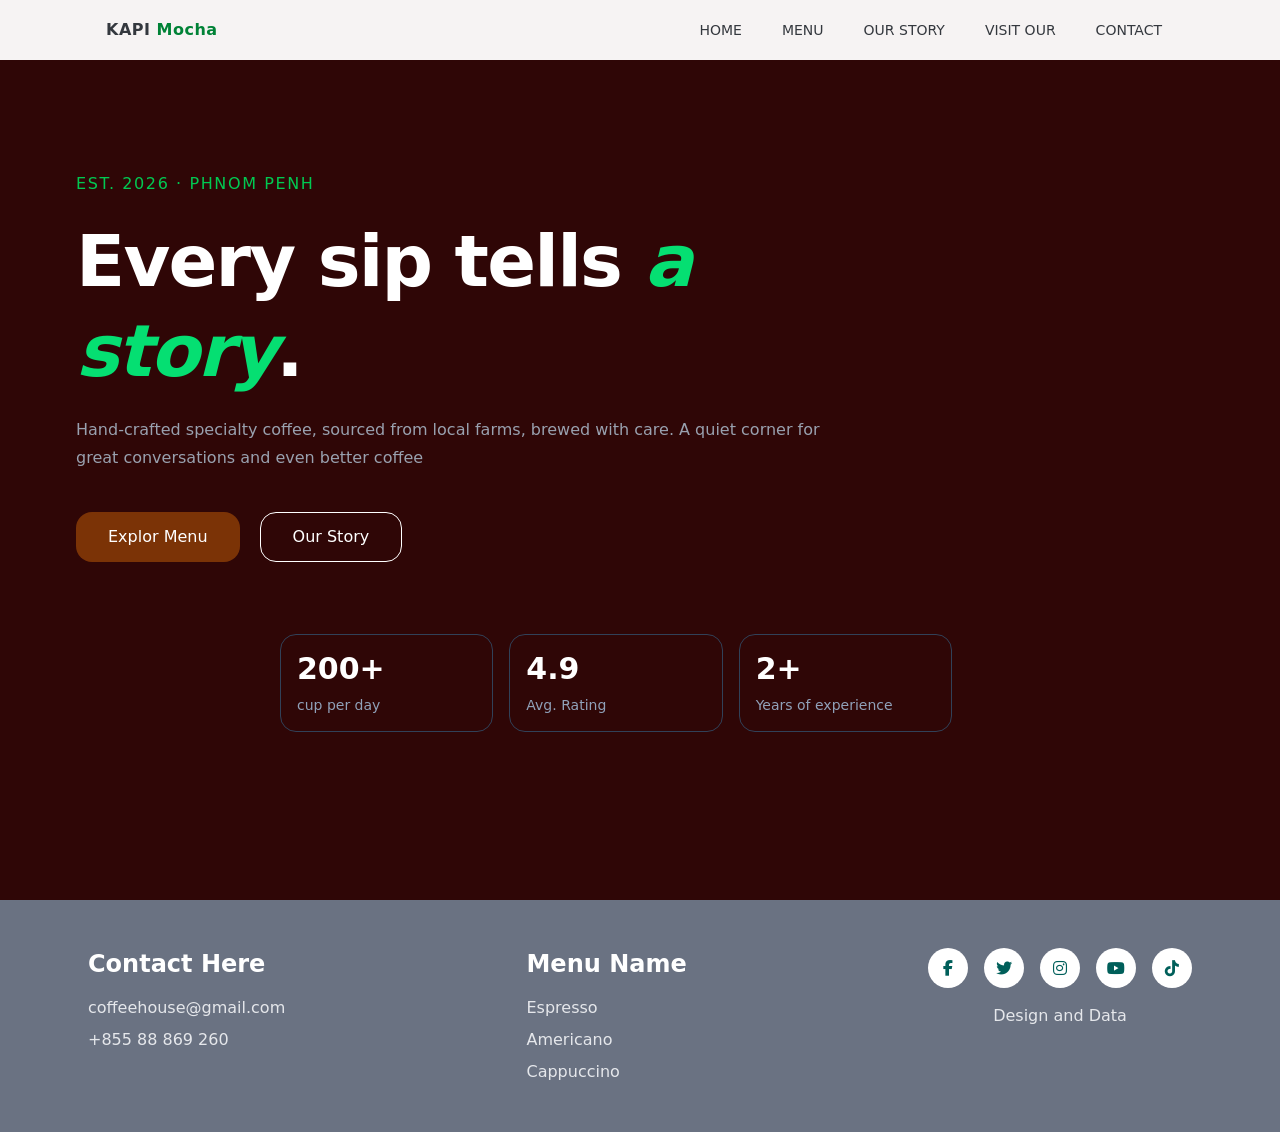
<file: index.html>
<!DOCTYPE html>
<html lang="en">

<head>
    <meta charset="UTF-8" />
    <meta name="viewport" content="width=device-width, initialscale=1" />
    <title>Coffe</title>
    <link rel="stylesheet" href="./style.css">
    <!-- link Tailwind -->
    <link rel="stylesheet" href="./src/output.css">
    <!-- link cdn -->
     <link rel="stylesheet" href="https://cdnjs.cloudflare.com/ajax/libs/font-awesome/6.5.2/css/all.min.css">

</head>

<body>
    <div  class="bg-[url('https://i.pinimg.com/1200x/38/8e/64/388e6440cb45dd4a9fd54f156b3e3c4f.jpg')] bg-cover bg-center min-h-screen">
    <nav aria-label="Primary" class="bg-white">
        <div class="nav-inner lg:h-15 md:h-15">
            <div class="brand"><a href="#">KAPI <span class="text-green-700">Mocha</span></a></div>
            <!-- Mobile toggle (checkbox hack) -->
            <input id="nav-toggle" class="toggle" type="checkbox" ariacontrols="
primary-menu" aria-expanded="false" />
            <label for="nav-toggle" class="toggle-label" aria-label="Toggle
navigation">☰ <span>Menu</span></label>
            <ul id="primary-menu" class="menu font-medium text-sm ">
                <li><a href="./index.html" class="home">HOME</a></li>
                <li><a href="./src/html/menu.html">MENU</a></li>
                <li><a href="./src/html/our.html">OUR STORY</a></li>
                <li><a href="./src/html/visit.html">VISIT OUR</a></li>
                <li><a href="./src/html/contact.html">CONTACT</a></li>
            </ul>
        </div>
    </nav>

    <main class="w-full mx-auto h-auto   flex flex-col lg:flex-row   items-center   gap-10  ">
        <!-- Left Side -->
        <div class="w-full lg:w-190 text-white space-y-5 lg:ml-15 items-start mt-20 ">
            <h1 class="uppercase text-green-500 tracking-widest"> Est. 2026 · Phnom Penh</h1>
         <h1 class="text-5xl md:text-6xl lg:text-7xl font-extrabold leading-tight text-white tracking-tight"> Every sip tells <span class="text-green-400 italic">a story</span>.</h1>
            <p class="text-gray-400 leading-7">Hand-crafted specialty coffee, sourced from local farms, brewed with
                care. A quiet corner for great conversations and even better coffee</p>
            <!-- Buttons -->
            <div class="flex flex-col sm:flex-row gap-5 pt-5">
                <button
                    class="px-8 py-3 rounded-2xl bg-amber-900 hover:bg-green-600 transition duration-300 hover:scale-105 hover:border-green-500 hover:shadow-lg hover:shadow-green-500/30 cursor-pointer">
                    <a href="./src/html/menu.html">Explor Menu</a></button>
                <button
                    class="px-8 py-3 rounded-2xl border border-white   hover:bg-blue-600 transition duration-300 hover:scale-105 hover:border-green-500 hover:shadow-lg hover:shadow-green-500/30 cursor-pointer"><a
                        href="./src/html/our.html">Our Story</a></button>
            </div>
        </div>
      
    </main>
    <div class="max-w-2xl mx-auto py-10 lg:ml-70 ">
        <div class="grid grid-cols-1 sm:grid-cols-3 gap-4 ">

            <!-- Card 1 -->
            <div class="border border-slate-700 rounded-2xl p-4
             hover:-translate-y-1 hover:scale-105
             hover:border-green-500
             transition-all duration-300 cursor-pointer">
                <h2 class="text-white text-3xl font-bold">200+</h2>
                <p class="text-slate-400 text-sm mt-2">
                    cup per day
                </p>
            </div>

            <!-- Card 2 -->
            <div class="border border-slate-700 rounded-2xl p-4
             hover:-translate-y-1 hover:scale-105
             hover:border-green-500
             transition-all duration-300 cursor-pointer">
                <h2 class="text-white text-3xl font-bold">4.9</h2>
                <p class="text-slate-400 text-sm mt-2">
                  Avg. Rating
                </p>
            </div>

            <!-- Card 3 -->
            <div class="border border-slate-700 rounded-2xl p-4
             hover:-translate-y-1 hover:scale-105
             hover:border-green-500
             transition-all duration-300 cursor-pointer">
                <h2 class="text-white text-3xl font-bold">2+</h2>
                <p class="text-slate-400 text-sm mt-2">
                    Years of experience
                </p>
            </div>

        </div>
    </div>
    </div>
   <footer class="bg-gray-500 text-white py-12">
    <div class="max-w-6xl mx-auto px-6">
        <div class="flex flex-col md:flex-row justify-between items-center md:items-start gap-10">
            <div class="text-center md:text-left">
                <h3 class="text-2xl font-bold mb-4">Contact Here</h3>
                <p class="text-gray-200">coffeehouse@gmail.com</p>
                <p class="text-gray-200 mt-2">+855 88 869 260</p>
            </div>
            <div class="text-center md:text-left">
                <h3 class="text-2xl font-bold mb-4">Menu Name</h3>
                <ul class="space-y-2 text-gray-200">
                    <li>Espresso</li>
                    <li>Americano</li>
                    <li>Cappuccino</li>
                </ul>
            </div>
            <div class="text-center">
                <div class="flex justify-center gap-4 mb-4">
                    <a href="#"   class="w-10 h-10 bg-white text-teal-800 rounded-full flex items-center justify-center hover:scale-110 transition">
                        <i class="fa-brands fa-facebook-f"></i>
                    </a>

                    <a href="#" class="w-10 h-10 bg-white text-teal-800 rounded-full flex items-center justify-center hover:scale-110 transition">
                        <i class="fa-brands fa-twitter"></i>
                    </a>
                    <a href="#"
                        class="w-10 h-10 bg-white text-teal-800 rounded-full flex items-center justify-center hover:scale-110 transition">
                        <i class="fa-brands fa-instagram"></i>
                    </a>
                    <a href="#"  class="w-10 h-10 bg-white text-teal-800 rounded-full flex items-center justify-center hover:scale-110 transition">
                        <i class="fa-brands fa-youtube"></i>
                    </a>
                    <a href="#"   class="w-10 h-10 bg-white text-teal-800 rounded-full flex items-center justify-center hover:scale-110 transition">
                        <i class="fa-brands fa-tiktok"></i>
                    </a>
                </div>
                <p class="text-gray-200">Design and Data</p>
            </div>

        </div>
    </div>
</footer>

</body>

</html>
</file>
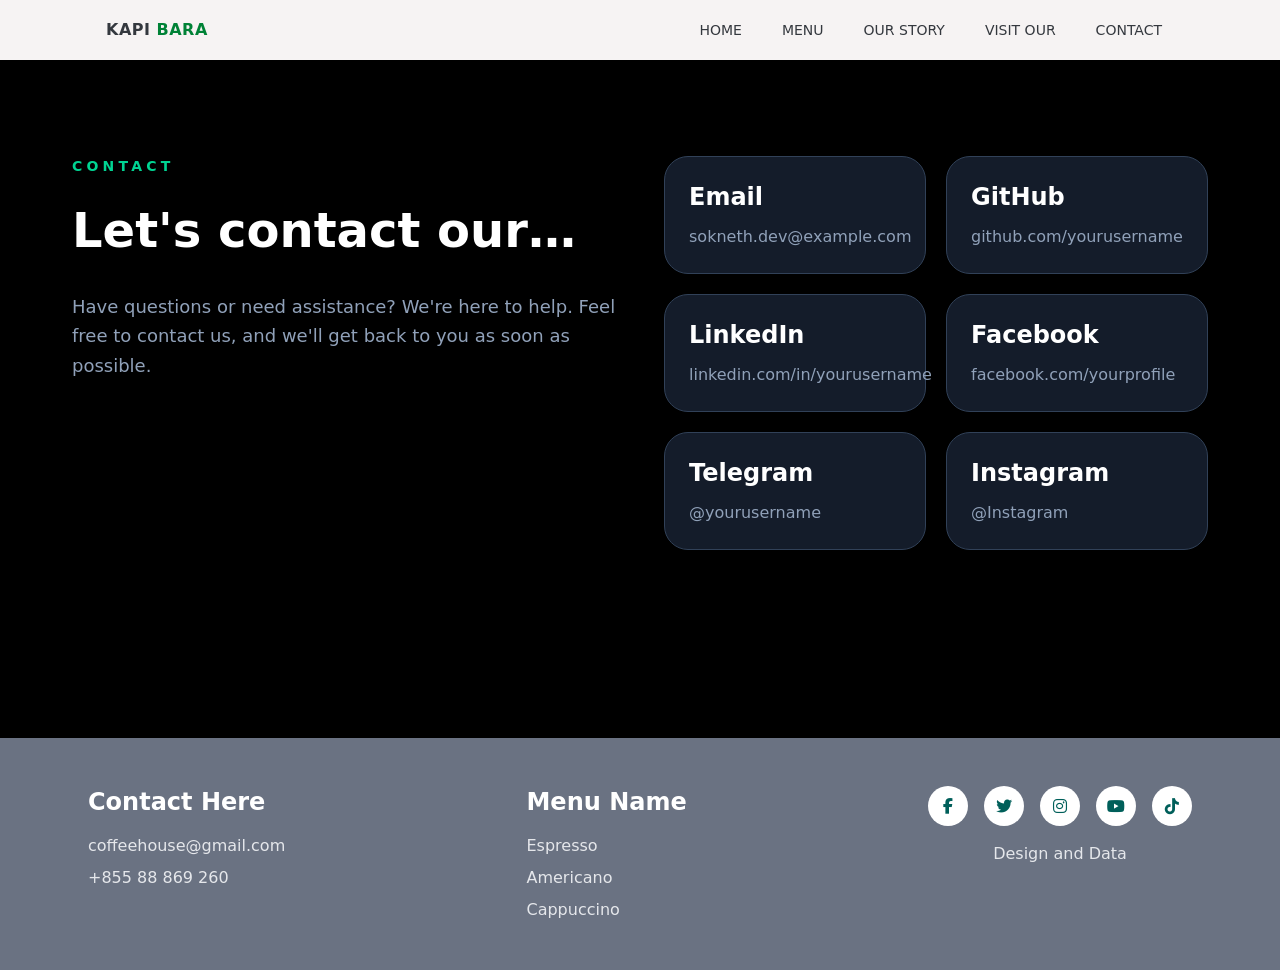
<file: src/html/contact.html>
<!DOCTYPE html>
<html lang="en">

<head>
    <meta charset="UTF-8" />
    <meta name="viewport" content="width=device-width, initialscale=1" />
    <title>Contact</title>
    <link rel="stylesheet" href="../../style.css">
    <!-- link Tailwind -->
   <link rel="stylesheet" href="../output.css">
    <!-- link cdn -->
      <link rel="stylesheet" href="https://cdnjs.cloudflare.com/ajax/libs/font-awesome/6.5.2/css/all.min.css">
   
</head>

<body class="bg-main">
    <nav aria-label="Primary" class="bg-white">
        <div class="nav-inner lg:h-15 md:h-15">
            <div class="brand"><a href="#">KAPI <span class="text-green-700">BARA</span></a></div>
            <!-- Mobile toggle (checkbox hack) -->
            <input id="nav-toggle" class="toggle" type="checkbox" ariacontrols="
primary-menu" aria-expanded="false" />
            <label for="nav-toggle" class="toggle-label" aria-label="Toggle
navigation">☰ <span>Menu</span></label>
            <ul id="primary-menu" class="menu font-medium text-sm ">
                 <li><a href="../../index.html" class="home">HOME</a></li>
                <li><a href="menu.html">MENU</a></li>
                <li><a href="our.html">OUR STORY</a></li>
                <li><a href="visit.html">VISIT OUR</a></li>
                <li><a href="contact.html">CONTACT</a></li>
            </ul>
        </div>
    </nav>

<section class="max-w-7xl mx-auto px-6 py-12">
    <div class="rounded-[40px] p-8 md:p-12">

        <div class="grid lg:grid-cols-2 gap-12 items-start">

            <!-- Left Side -->
            <div>
                <p class="text-emerald-400 uppercase tracking-[0.3em] font-semibold text-sm">
                    Contact
                </p>

                <h1 class="text-white text-4xl md:text-5xl font-bold mt-6 leading-tight">
                  Let's contact our…
                </h1>

                <p class="text-slate-400 text-lg mt-8 leading-relaxed max-w-xl">
                   Have questions or need assistance? We're here to help. Feel free to contact us, and we'll get back to you as soon as possible.
                </p>
            </div>

            <!-- Right Side -->
            <div class="grid sm:grid-cols-2 gap-5">

                <!-- Email -->
                <a href="mailto:sokneth.dev@example.com"
                    class="block bg-slate-800/70 border border-slate-700 rounded-3xl p-6
                    hover:border-emerald-400 hover:-translate-y-1 hover:scale-105
                    transition-all duration-300">

                    <h3 class="text-white text-2xl font-semibold">Email</h3>
                    <p class="text-slate-400 mt-3">
                        sokneth.dev@example.com
                    </p>
                </a>

                <!-- GitHub -->
                <a href="https://github.com/minet2943-byte" target="_blank"
                    class="block bg-slate-800/70 border border-slate-700 rounded-3xl p-6
                    hover:border-emerald-400 hover:-translate-y-1 hover:scale-105
                    transition-all duration-300">

                    <h3 class="text-white text-2xl font-semibold">GitHub</h3>
                    <p class="text-slate-400 mt-3">
                        github.com/yourusername
                    </p>
                </a>

                <!-- LinkedIn -->
                <a href="https://linkedin.com/in/yourusername" target="_blank"
                    class="block bg-slate-800/70 border border-slate-700 rounded-3xl p-6
                    hover:border-emerald-400 hover:-translate-y-1 hover:scale-105
                    transition-all duration-300">

                    <h3 class="text-white text-2xl font-semibold">LinkedIn</h3>
                    <p class="text-slate-400 mt-3">
                        linkedin.com/in/yourusername
                    </p>
                </a>

                <!-- Facebook -->
                <a href="https://www.facebook.com/seum.sokneth?rdid=q5EShaHIPmz1rM4j&share_url=https%3A%2F%2Fwww.facebook.com%2Fshare%2F1Gu5zGgSHv%2F#" target="_blank"
                    class="block bg-slate-800/70 border border-slate-700 rounded-3xl p-6
                    hover:border-emerald-400 hover:-translate-y-1 hover:scale-105
                    transition-all duration-300">

                    <h3 class="text-white text-2xl font-semibold">Facebook</h3>
                    <p class="text-slate-400 mt-3">
                        facebook.com/yourprofile
                    </p>
                </a>

                <!-- Telegram -->
                <a href="https://t.me/@neth1" target="_blank"
                    class="block bg-slate-800/70 border border-slate-700 rounded-3xl p-6
                    hover:border-emerald-400 hover:-translate-y-1 hover:scale-105
                    transition-all duration-300">

                    <h3 class="text-white text-2xl font-semibold">Telegram</h3>
                    <p class="text-slate-400 mt-3">
                        @yourusername
                    </p>
                </a>

                <div
                    class="bg-slate-800/70 border border-slate-700 rounded-3xl p-6
                    hover:border-emerald-400 hover:-translate-y-1 hover:scale-105
                    transition-all duration-300">

                    <h3 class="text-white text-2xl font-semibold">Instagram</h3>
                    <p class="text-slate-400 mt-3">
                       @Instagram
                    </p>
                </div>

            </div>

        </div>

    </div>
</section>
    
     <footer class="bg-gray-500 text-white py-12 mt-23">
      <div class="max-w-6xl mx-auto px-6">
        <div class="flex flex-col md:flex-row justify-between items-center md:items-start gap-10">
            <div class="text-center md:text-left">
                <h3 class="text-2xl font-bold mb-4">Contact Here</h3>
                <p class="text-gray-200">coffeehouse@gmail.com</p>
                <p class="text-gray-200 mt-2">+855 88 869 260</p>
            </div>
            <div class="text-center md:text-left">
                <h3 class="text-2xl font-bold mb-4">Menu Name</h3>
                <ul class="space-y-2 text-gray-200">
                    <li>Espresso</li>
                    <li>Americano</li>
                    <li>Cappuccino</li>
                </ul>
            </div>
            <div class="text-center">
                <div class="flex justify-center gap-4 mb-4">
                    <a href="#"   class="w-10 h-10 bg-white text-teal-800 rounded-full flex items-center justify-center hover:scale-110 transition">
                        <i class="fa-brands fa-facebook-f"></i>
                    </a>

                    <a href="#" class="w-10 h-10 bg-white text-teal-800 rounded-full flex items-center justify-center hover:scale-110 transition">
                        <i class="fa-brands fa-twitter"></i>
                    </a>
                    <a href="#"
                        class="w-10 h-10 bg-white text-teal-800 rounded-full flex items-center justify-center hover:scale-110 transition">
                        <i class="fa-brands fa-instagram"></i>
                    </a>
                    <a href="#"  class="w-10 h-10 bg-white text-teal-800 rounded-full flex items-center justify-center hover:scale-110 transition">
                        <i class="fa-brands fa-youtube"></i>
                    </a>
                    <a href="#"   class="w-10 h-10 bg-white text-teal-800 rounded-full flex items-center justify-center hover:scale-110 transition">
                        <i class="fa-brands fa-tiktok"></i>
                    </a>
                </div>
                <p class="text-gray-200">Design and Data</p>
            </div>

        </div>
    </div>
</footer>
</body>

</html>
</file>
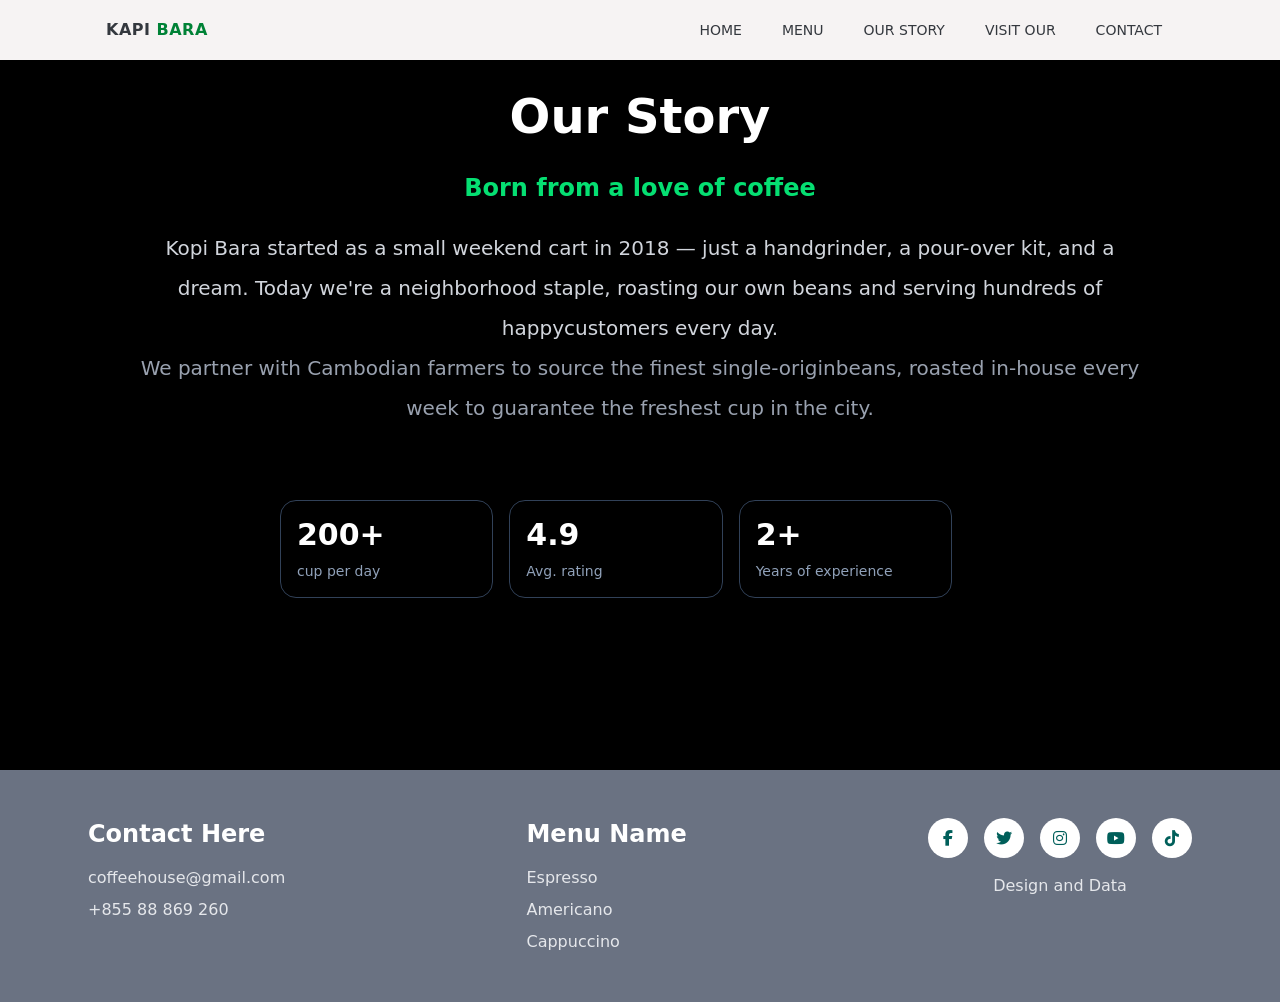
<file: src/html/our.html>
<!DOCTYPE html>
<html lang="en">

<head>
    <meta charset="UTF-8" />
    <meta name="viewport" content="width=device-width, initialscale=1" />
    <title>Our Story</title>
     <link rel="stylesheet" href="../../style.css">
    <!-- link Tailwind -->
   <link rel="stylesheet" href="../output.css">
    <!-- link cdn -->
    <link rel="stylesheet" href="https://cdnjs.cloudflare.com/ajax/libs/font-awesome/6.5.2/css/all.min.css">
</head>

<body class="bg-main">
    <nav aria-label="Primary" class="bg-white">
        <div class="nav-inner lg:h-15 md:h-15">
            <div class="brand"><a href="#">KAPI <span class="text-green-700">BARA</span></a></div>
            <!-- Mobile toggle (checkbox hack) -->
            <input id="nav-toggle" class="toggle" type="checkbox" ariacontrols="
primary-menu" aria-expanded="false" />
            <label for="nav-toggle" class="toggle-label" aria-label="Toggle
navigation">☰ <span>Menu</span></label>
            <ul id="primary-menu" class="menu font-medium text-sm ">
                <li><a href="../../index.html" class="home">HOME</a></li>
                <li><a href="menu.html">MENU</a></li>
                <li><a href="our.html">OUR STORY</a></li>
                <li><a href="visit.html">VISIT OUR</a></li>
                <li><a href="contact.html">CONTACT</a></li>
            </ul>
        </div>
    </nav>

  <main class="w-full py-29 px-6 ">
    <div class="max-w-5xl mx-auto text-center">
        <h1 class="text-5xl font-extrabold text-white mb-8">    Our Story </h1>
         <h2 class="text-2xl text-green-400 font-semibold mb-6">   Born from a love of coffee</h2>
        <p class="text-xl text-gray-300 leading-10 mt-6 "> Kopi Bara started as a small weekend cart in 2018 — just a handgrinder, a pour-over kit, and a dream. Today we're a neighborhood staple, roasting our own beans and serving hundreds of happycustomers every day.</p>
        <p class="text-xl text-gray-400 leading-10"> We partner with Cambodian farmers to source the finest single-originbeans, roasted in-house every week to guarantee the freshest cup in  the city.  </p>

    </div>
</main>
  <div class="max-w-2xl mx-auto py-10 lg:ml-70 ">
        <div class="grid grid-cols-1 sm:grid-cols-3 gap-4 ">

            <!-- Card 1 -->
            <div class="border border-slate-700 rounded-2xl p-4
             hover:-translate-y-1 hover:scale-105
             hover:border-green-500
             transition-all duration-300 cursor-pointer">
                <h2 class="text-white text-3xl font-bold">200+</h2>
                <p class="text-slate-400 text-sm mt-2">
                   cup per day
                </p>
            </div>

            <!-- Card 2 -->
            <div class="border border-slate-700 rounded-2xl p-4
             hover:-translate-y-1 hover:scale-105
             hover:border-green-500
             transition-all duration-300 cursor-pointer">
                <h2 class="text-white text-3xl font-bold">4.9</h2>
                <p class="text-slate-400 text-sm mt-2">
                    Avg. rating
                </p>
            </div>

            <!-- Card 3 -->
            <div class="border border-slate-700 rounded-2xl p-4
             hover:-translate-y-1 hover:scale-105
             hover:border-green-500
             transition-all duration-300 cursor-pointer">
                <h2 class="text-white text-3xl font-bold">2+</h2>
                <p class="text-slate-400 text-sm mt-2">
                    Years of experience
                </p>
            </div>

        </div>
    </div>
   
      <footer class="bg-gray-500 text-white py-12 mt-33">
    <div class="max-w-6xl mx-auto px-6">
        <div class="flex flex-col md:flex-row justify-between items-center md:items-start gap-10">
            <div class="text-center md:text-left">
                <h3 class="text-2xl font-bold mb-4">Contact Here</h3>
                <p class="text-gray-200">coffeehouse@gmail.com</p>
                <p class="text-gray-200 mt-2">+855 88 869 260</p>
            </div>
            <div class="text-center md:text-left">
                <h3 class="text-2xl font-bold mb-4">Menu Name</h3>
                <ul class="space-y-2 text-gray-200">
                    <li>Espresso</li>
                    <li>Americano</li>
                    <li>Cappuccino</li>
                </ul>
            </div>
            <div class="text-center">
                <div class="flex justify-center gap-4 mb-4">
                    <a href="#"   class="w-10 h-10 bg-white text-teal-800 rounded-full flex items-center justify-center hover:scale-110 transition">
                        <i class="fa-brands fa-facebook-f"></i>
                    </a>

                    <a href="#" class="w-10 h-10 bg-white text-teal-800 rounded-full flex items-center justify-center hover:scale-110 transition">
                        <i class="fa-brands fa-twitter"></i>
                    </a>
                    <a href="#"
                        class="w-10 h-10 bg-white text-teal-800 rounded-full flex items-center justify-center hover:scale-110 transition">
                        <i class="fa-brands fa-instagram"></i>
                    </a>
                    <a href="#"  class="w-10 h-10 bg-white text-teal-800 rounded-full flex items-center justify-center hover:scale-110 transition">
                        <i class="fa-brands fa-youtube"></i>
                    </a>
                    <a href="#"   class="w-10 h-10 bg-white text-teal-800 rounded-full flex items-center justify-center hover:scale-110 transition">
                        <i class="fa-brands fa-tiktok"></i>
                    </a>
                </div>
                <p class="text-gray-200">Design and Data</p>
            </div>

        </div>
    </div>
</footer>
</body>

</html>
</file>
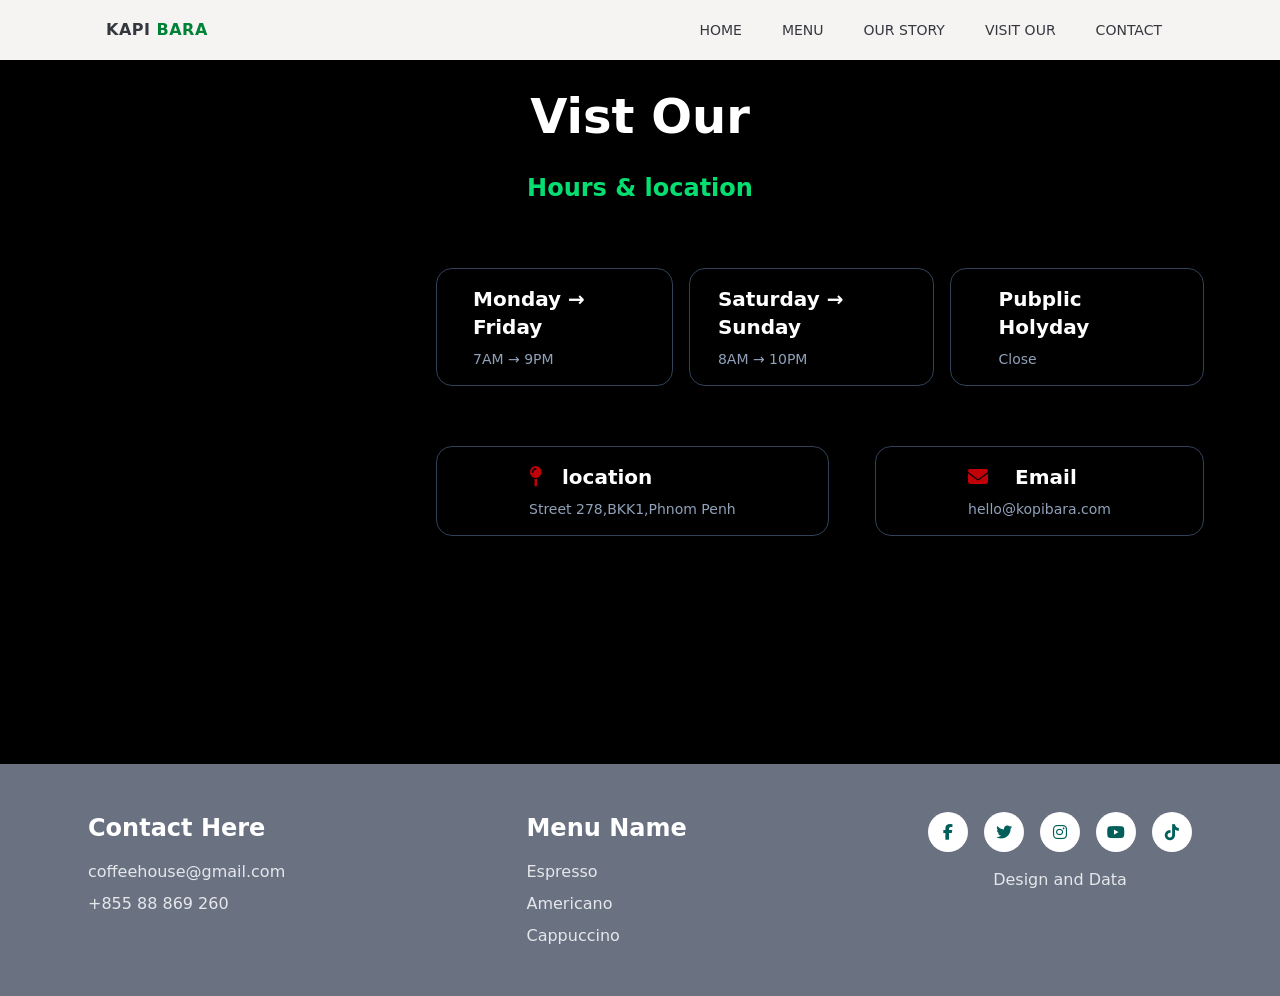
<file: src/html/visit.html>
<!DOCTYPE html>
<html lang="en">

<head>
    <meta charset="UTF-8" />
    <meta name="viewport" content="width=device-width, initialscale=1" />
    <title>Viste</title>
      <link rel="stylesheet" href="../../style.css">
    <!-- link Tailwind -->
   <link rel="stylesheet" href="../output.css">
    <!-- link cdn -->
     <link rel="stylesheet" href="https://cdnjs.cloudflare.com/ajax/libs/font-awesome/6.5.2/css/all.min.css">

</head>

<body class="bg-main">
    <nav aria-label="Primary" class="bg-white">
        <div class="nav-inner lg:h-15 md:h-15">
            <div class="brand"><a href="#">KAPI <span class="text-green-700">BARA</span></a></div>
            <!-- Mobile toggle (checkbox hack) -->
            <input id="nav-toggle" class="toggle" type="checkbox" ariacontrols="
primary-menu" aria-expanded="false" />
            <label for="nav-toggle" class="toggle-label" aria-label="Toggle
navigation">☰ <span>Menu</span></label>
           <ul id="primary-menu" class="menu font-medium text-sm ">
                <li><a href="../../index.html" class="home">HOME</a></li>
                <li><a href="menu.html">MENU</a></li>
                <li><a href="our.html">OUR STORY</a></li>
                <li><a href="visit.html">VISIT OUR</a></li>
                <li><a href="contact.html">CONTACT</a></li>
            </ul>
        </div>
    </nav>
  <main class="w-full py-29 px-6 flex-col justify-center flex items-center ">
    <h1 class="text-5xl font-extrabold text-white mb-8"> Vist Our</h1>
    <h2 class="text-2xl text-green-400 font-semibold mb-6">Hours & location</h2>
     <div class="max-w-3xl mx-auto py-10 lg:ml-70  ">
        <div class="flex w-full lg:ml-35 flex-col sm:flex-row gap-4 items-center justify-center ">
            <!-- Card 1 -->
            <div class="border border-slate-700 rounded-2xl px-9 py-4
             hover:-translate-y-1 hover:scale-105
             hover:border-green-500
             transition-all duration-300 cursor-pointer">
                <h2 class="text-white text-xl font-bold">Monday → Friday </h2>
                <p class="text-slate-400 text-sm mt-2">
                  7AM → 9PM 
                </p>
            </div>

           <div class="border border-slate-700 rounded-2xl px-7 py-4
             hover:-translate-y-1 hover:scale-105
             hover:border-green-500
             transition-all duration-300 cursor-pointer">
                <h2 class="text-white text-xl font-bold">Saturday → Sunday</h2>
                <p class="text-slate-400 text-sm mt-2">
                  8AM → 10PM 
                </p>
            </div>


              <div class="border border-slate-700 rounded-2xl px-12 py-4
             hover:-translate-y-1 hover:scale-105
             hover:border-green-500
             transition-all duration-300 cursor-pointer">
                <h2 class="text-white text-xl font-bold">Pubplic Holyday </h2>
                <p class="text-slate-400 text-sm mt-2">
                  Close
                </p>
            </div>



        </div>
        <div class="flex w-full lg:ml-35 flex-col sm:flex-row gap-4 items-center justify-between   mt-15">
            <!-- Card 1 -->
               <div class="border border-slate-700 rounded-2xl px-23 py-4
                    hover:-translate-y-1 hover:scale-105
                 hover:border-green-500
                  transition-all duration-300 cursor-pointer">
                  <h2 class="text-white text-xl font-bold"> <span class="w-full mr-5 text-red-700"><i class="fa-solid fa-map-pin"></i></span>location</h2>
                  <p class="text-slate-400 text-sm mt-2">
                  Street 278,BKK1,Phnom Penh
                  </p>
               </div>

           <div class="border border-slate-700 rounded-2xl px-23 py-4
             hover:-translate-y-1 hover:scale-105
            hover:border-green-500
            transition-all duration-300 cursor-pointer">
            <h2 class="text-white text-xl font-bold"><span  class="w-full mr-5 text-red-700"><i class="fa-solid fa-envelope"></i></span> Email</h2>
           <p class="text-slate-400 text-sm mt-2">
           hello@kopibara.com
           </p>
          </div>


        </div>
          
        
    </div>
 
</main>
    
  <footer class="bg-gray-500 text-white py-12 mt-47">
    <div class="max-w-6xl mx-auto px-6">
        <div class="flex flex-col md:flex-row justify-between items-center md:items-start gap-10">
            <div class="text-center md:text-left">
                <h3 class="text-2xl font-bold mb-4">Contact Here</h3>
                <p class="text-gray-200">coffeehouse@gmail.com</p>
                <p class="text-gray-200 mt-2">+855 88 869 260</p>
            </div>
            <div class="text-center md:text-left">
                <h3 class="text-2xl font-bold mb-4">Menu Name</h3>
                <ul class="space-y-2 text-gray-200">
                    <li>Espresso</li>
                    <li>Americano</li>
                    <li>Cappuccino</li>
                </ul>
            </div>
            <div class="text-center">
                <div class="flex justify-center gap-4 mb-4">
                    <a href="#"   class="w-10 h-10 bg-white text-teal-800 rounded-full flex items-center justify-center hover:scale-110 transition">
                        <i class="fa-brands fa-facebook-f"></i>
                    </a>

                    <a href="#" class="w-10 h-10 bg-white text-teal-800 rounded-full flex items-center justify-center hover:scale-110 transition">
                        <i class="fa-brands fa-twitter"></i>
                    </a>
                    <a href="#"
                        class="w-10 h-10 bg-white text-teal-800 rounded-full flex items-center justify-center hover:scale-110 transition">
                        <i class="fa-brands fa-instagram"></i>
                    </a>
                    <a href="#"  class="w-10 h-10 bg-white text-teal-800 rounded-full flex items-center justify-center hover:scale-110 transition">
                        <i class="fa-brands fa-youtube"></i>
                    </a>
                    <a href="#"   class="w-10 h-10 bg-white text-teal-800 rounded-full flex items-center justify-center hover:scale-110 transition">
                        <i class="fa-brands fa-tiktok"></i>
                    </a>
                </div>
                <p class="text-gray-200">Design and Data</p>
            </div>

        </div>
    </div>
</footer>
</body>

</html>
</file>
<file: style.css>
:root {
  --bg: #f6f3f3; /* dark navy */
  --fg: #34383e; /* light text */
  --accent: #22c55e; /* green */
  --hover: #d9e9d9; /* darker hover */
  --focus: #d9dee4; /* focus ring */
}

:root {
  --surface: #f3efe7;
  --surface-header: rgba(243, 239, 231, 0.82);
  --surface-elevated: rgba(255, 252, 247, 0.84);
  --text: #1d2433;
  --muted: #59657c;
  --accent: #0f9d7a;
  --accent-strong: #d97706;
  --line: rgba(29, 36, 51, 0.12);
  --glow-soft: rgba(255, 255, 255, 0.3);
}

/* Reset/utility */
* {
  box-sizing: border-box;
}
body {
  margin: 0;
  font-family: system-ui, Arial, sans-serif;
  background:#2f0606;
  color: #111;
}
/* NAVBAR */
nav {
  background: var(--bg);
  color: var(--fg);
  position: sticky;
  top: 0;
  z-index: 1000;
}
.nav-inner {
  max-width: 1100px;
  margin-inline: auto;
  display: flex;
  align-items: center;
  justify-content: space-between;
  padding: 0.75rem 1rem;
}
.brand a {
  color: var(--fg);
  text-decoration: none;
  font-weight: 700;
  letter-spacing: 0.5px;
}
/* Menu list (desktop) */
.menu {
  list-style: none;
  display: flex;
  gap: 1rem;
  margin: 0;
  padding: 0;
}
.menu a {
  color: var(--fg);
  text-decoration: none;
  padding: 0.5rem 0.75rem;
  border-radius: 6px;
}
.menu a:hover {
  background: var(--hover);
}
.menu a:focus-visible {
  outline: 3px solid var(--focus);
  outline-offset: 2px;
}
/* Mobile toggle */
.toggle {
  display: none; /* checkbox hidden */
}
.toggle-label {
  display: none;
  cursor: pointer;
  padding: 0.4rem;
  border-radius: 6px;
  border: 1px solid #334155;
}
.toggle-label:focus-visible {
  outline: 3px solid var(--focus);

  outline-offset: 2px;
}
/* Responsive: stack menu on small screens */
@media (max-width: 640px) {
  .nav-inner {
    flex-wrap: wrap;
    gap: 0.5rem;
  }
  .menu {
    flex-direction: column;
    width: 100%;
    display: none; /* hidden by default */
    background: var(--bg);
    border-top: 1px solid #415f89;
    padding: 0.5rem 0;
  }
  /* Show hamburger button */
  .toggle-label {
    display: inline-flex;
    align-items: center;
    gap: 0.5rem;
    color: var(--fg);
  }
  /* If checkbox is checked, show menu */
  .toggle:checked + .toggle-label + ul.menu {
    display: flex;
   
  }

  
}
main {
  max-width: 100%;
  margin: 2rem auto;
  padding: 0 1rem;
}
@media (max-width: 640px) {

  .main{
    width: 100%;
    height: auto;
    display: flex;
    justify-content: center;
    gap: 20px;

  }
}

.bg-main{
  background-color: #000000;
}
</file>
<file: src/output.css>
/*! tailwindcss v4.3.0 | MIT License | https://tailwindcss.com */
@layer properties;
@layer theme, base, components, utilities;
@layer theme {
  :root, :host {
    --font-sans: ui-sans-serif, system-ui, sans-serif, "Apple Color Emoji",
      "Segoe UI Emoji", "Segoe UI Symbol", "Noto Color Emoji";
    --font-mono: ui-monospace, SFMono-Regular, Menlo, Monaco, Consolas, "Liberation Mono",
      "Courier New", monospace;
    --color-red-700: oklch(50.5% 0.213 27.518);
    --color-amber-900: oklch(41.4% 0.112 45.904);
    --color-amber-950: oklch(27.9% 0.077 45.635);
    --color-green-400: oklch(79.2% 0.209 151.711);
    --color-green-500: oklch(72.3% 0.219 149.579);
    --color-green-600: oklch(62.7% 0.194 149.214);
    --color-green-700: oklch(52.7% 0.154 150.069);
    --color-emerald-400: oklch(76.5% 0.177 163.223);
    --color-teal-800: oklch(43.7% 0.078 188.216);
    --color-blue-600: oklch(54.6% 0.245 262.881);
    --color-slate-400: oklch(70.4% 0.04 256.788);
    --color-slate-700: oklch(37.2% 0.044 257.287);
    --color-slate-800: oklch(27.9% 0.041 260.031);
    --color-gray-200: oklch(92.8% 0.006 264.531);
    --color-gray-300: oklch(87.2% 0.01 258.338);
    --color-gray-400: oklch(70.7% 0.022 261.325);
    --color-gray-500: oklch(55.1% 0.027 264.364);
    --color-gray-800: oklch(27.8% 0.033 256.848);
    --color-white: #fff;
    --spacing: 0.25rem;
    --container-xl: 36rem;
    --container-2xl: 42rem;
    --container-3xl: 48rem;
    --container-5xl: 64rem;
    --container-6xl: 72rem;
    --container-7xl: 80rem;
    --text-sm: 0.875rem;
    --text-sm--line-height: calc(1.25 / 0.875);
    --text-lg: 1.125rem;
    --text-lg--line-height: calc(1.75 / 1.125);
    --text-xl: 1.25rem;
    --text-xl--line-height: calc(1.75 / 1.25);
    --text-2xl: 1.5rem;
    --text-2xl--line-height: calc(2 / 1.5);
    --text-3xl: 1.875rem;
    --text-3xl--line-height: calc(2.25 / 1.875);
    --text-4xl: 2.25rem;
    --text-4xl--line-height: calc(2.5 / 2.25);
    --text-5xl: 3rem;
    --text-5xl--line-height: 1;
    --text-6xl: 3.75rem;
    --text-6xl--line-height: 1;
    --text-7xl: 4.5rem;
    --text-7xl--line-height: 1;
    --font-weight-medium: 500;
    --font-weight-semibold: 600;
    --font-weight-bold: 700;
    --font-weight-extrabold: 800;
    --tracking-tight: -0.025em;
    --tracking-wide: 0.025em;
    --tracking-widest: 0.1em;
    --leading-tight: 1.25;
    --leading-relaxed: 1.625;
    --radius-xl: 0.75rem;
    --radius-2xl: 1rem;
    --radius-3xl: 1.5rem;
    --default-transition-duration: 150ms;
    --default-transition-timing-function: cubic-bezier(0.4, 0, 0.2, 1);
    --default-font-family: var(--font-sans);
    --default-mono-font-family: var(--font-mono);
  }
}
@layer base {
  *, ::after, ::before, ::backdrop, ::file-selector-button {
    box-sizing: border-box;
    margin: 0;
    padding: 0;
    border: 0 solid;
  }
  html, :host {
    line-height: 1.5;
    -webkit-text-size-adjust: 100%;
    tab-size: 4;
    font-family: var(--default-font-family, ui-sans-serif, system-ui, sans-serif, "Apple Color Emoji", "Segoe UI Emoji", "Segoe UI Symbol", "Noto Color Emoji");
    font-feature-settings: var(--default-font-feature-settings, normal);
    font-variation-settings: var(--default-font-variation-settings, normal);
    -webkit-tap-highlight-color: transparent;
  }
  hr {
    height: 0;
    color: inherit;
    border-top-width: 1px;
  }
  abbr:where([title]) {
    -webkit-text-decoration: underline dotted;
    text-decoration: underline dotted;
  }
  h1, h2, h3, h4, h5, h6 {
    font-size: inherit;
    font-weight: inherit;
  }
  a {
    color: inherit;
    -webkit-text-decoration: inherit;
    text-decoration: inherit;
  }
  b, strong {
    font-weight: bolder;
  }
  code, kbd, samp, pre {
    font-family: var(--default-mono-font-family, ui-monospace, SFMono-Regular, Menlo, Monaco, Consolas, "Liberation Mono", "Courier New", monospace);
    font-feature-settings: var(--default-mono-font-feature-settings, normal);
    font-variation-settings: var(--default-mono-font-variation-settings, normal);
    font-size: 1em;
  }
  small {
    font-size: 80%;
  }
  sub, sup {
    font-size: 75%;
    line-height: 0;
    position: relative;
    vertical-align: baseline;
  }
  sub {
    bottom: -0.25em;
  }
  sup {
    top: -0.5em;
  }
  table {
    text-indent: 0;
    border-color: inherit;
    border-collapse: collapse;
  }
  :-moz-focusring {
    outline: auto;
  }
  progress {
    vertical-align: baseline;
  }
  summary {
    display: list-item;
  }
  ol, ul, menu {
    list-style: none;
  }
  img, svg, video, canvas, audio, iframe, embed, object {
    display: block;
    vertical-align: middle;
  }
  img, video {
    max-width: 100%;
    height: auto;
  }
  button, input, select, optgroup, textarea, ::file-selector-button {
    font: inherit;
    font-feature-settings: inherit;
    font-variation-settings: inherit;
    letter-spacing: inherit;
    color: inherit;
    border-radius: 0;
    background-color: transparent;
    opacity: 1;
  }
  :where(select:is([multiple], [size])) optgroup {
    font-weight: bolder;
  }
  :where(select:is([multiple], [size])) optgroup option {
    padding-inline-start: 20px;
  }
  ::file-selector-button {
    margin-inline-end: 4px;
  }
  ::placeholder {
    opacity: 1;
  }
  @supports (not (-webkit-appearance: -apple-pay-button))  or (contain-intrinsic-size: 1px) {
    ::placeholder {
      color: currentcolor;
      @supports (color: color-mix(in lab, red, red)) {
        color: color-mix(in oklab, currentcolor 50%, transparent);
      }
    }
  }
  textarea {
    resize: vertical;
  }
  ::-webkit-search-decoration {
    -webkit-appearance: none;
  }
  ::-webkit-date-and-time-value {
    min-height: 1lh;
    text-align: inherit;
  }
  ::-webkit-datetime-edit {
    display: inline-flex;
  }
  ::-webkit-datetime-edit-fields-wrapper {
    padding: 0;
  }
  ::-webkit-datetime-edit, ::-webkit-datetime-edit-year-field, ::-webkit-datetime-edit-month-field, ::-webkit-datetime-edit-day-field, ::-webkit-datetime-edit-hour-field, ::-webkit-datetime-edit-minute-field, ::-webkit-datetime-edit-second-field, ::-webkit-datetime-edit-millisecond-field, ::-webkit-datetime-edit-meridiem-field {
    padding-block: 0;
  }
  ::-webkit-calendar-picker-indicator {
    line-height: 1;
  }
  :-moz-ui-invalid {
    box-shadow: none;
  }
  button, input:where([type="button"], [type="reset"], [type="submit"]), ::file-selector-button {
    appearance: button;
  }
  ::-webkit-inner-spin-button, ::-webkit-outer-spin-button {
    height: auto;
  }
  [hidden]:where(:not([hidden="until-found"])) {
    display: none !important;
  }
}
@layer utilities {
  .mx-auto {
    margin-inline: auto;
  }
  .mt-2 {
    margin-top: calc(var(--spacing) * 2);
  }
  .mt-3 {
    margin-top: calc(var(--spacing) * 3);
  }
  .mt-6 {
    margin-top: calc(var(--spacing) * 6);
  }
  .mt-8 {
    margin-top: calc(var(--spacing) * 8);
  }
  .mt-15 {
    margin-top: calc(var(--spacing) * 15);
  }
  .mt-20 {
    margin-top: calc(var(--spacing) * 20);
  }
  .mt-23 {
    margin-top: calc(var(--spacing) * 23);
  }
  .mt-25 {
    margin-top: calc(var(--spacing) * 25);
  }
  .mt-33 {
    margin-top: calc(var(--spacing) * 33);
  }
  .mt-47 {
    margin-top: calc(var(--spacing) * 47);
  }
  .mr-5 {
    margin-right: calc(var(--spacing) * 5);
  }
  .mb-4 {
    margin-bottom: calc(var(--spacing) * 4);
  }
  .mb-6 {
    margin-bottom: calc(var(--spacing) * 6);
  }
  .mb-8 {
    margin-bottom: calc(var(--spacing) * 8);
  }
  .block {
    display: block;
  }
  .flex {
    display: flex;
  }
  .grid {
    display: grid;
  }
  .table {
    display: table;
  }
  .h-10 {
    height: calc(var(--spacing) * 10);
  }
  .h-40 {
    height: calc(var(--spacing) * 40);
  }
  .h-auto {
    height: auto;
  }
  .h-full {
    height: 100%;
  }
  .min-h-screen {
    min-height: 100vh;
  }
  .w-10 {
    width: calc(var(--spacing) * 10);
  }
  .w-70 {
    width: calc(var(--spacing) * 70);
  }
  .w-full {
    width: 100%;
  }
  .max-w-2xl {
    max-width: var(--container-2xl);
  }
  .max-w-3xl {
    max-width: var(--container-3xl);
  }
  .max-w-5xl {
    max-width: var(--container-5xl);
  }
  .max-w-6xl {
    max-width: var(--container-6xl);
  }
  .max-w-7xl {
    max-width: var(--container-7xl);
  }
  .max-w-xl {
    max-width: var(--container-xl);
  }
  .border-collapse {
    border-collapse: collapse;
  }
  .cursor-pointer {
    cursor: pointer;
  }
  .resize {
    resize: both;
  }
  .grid-cols-1 {
    grid-template-columns: repeat(1, minmax(0, 1fr));
  }
  .flex-col {
    flex-direction: column;
  }
  .items-center {
    align-items: center;
  }
  .items-start {
    align-items: flex-start;
  }
  .justify-between {
    justify-content: space-between;
  }
  .justify-center {
    justify-content: center;
  }
  .gap-4 {
    gap: calc(var(--spacing) * 4);
  }
  .gap-5 {
    gap: calc(var(--spacing) * 5);
  }
  .gap-10 {
    gap: calc(var(--spacing) * 10);
  }
  .gap-12 {
    gap: calc(var(--spacing) * 12);
  }
  .space-y-2 {
    :where(& > :not(:last-child)) {
      --tw-space-y-reverse: 0;
      margin-block-start: calc(calc(var(--spacing) * 2) * var(--tw-space-y-reverse));
      margin-block-end: calc(calc(var(--spacing) * 2) * calc(1 - var(--tw-space-y-reverse)));
    }
  }
  .space-y-3 {
    :where(& > :not(:last-child)) {
      --tw-space-y-reverse: 0;
      margin-block-start: calc(calc(var(--spacing) * 3) * var(--tw-space-y-reverse));
      margin-block-end: calc(calc(var(--spacing) * 3) * calc(1 - var(--tw-space-y-reverse)));
    }
  }
  .space-y-5 {
    :where(& > :not(:last-child)) {
      --tw-space-y-reverse: 0;
      margin-block-start: calc(calc(var(--spacing) * 5) * var(--tw-space-y-reverse));
      margin-block-end: calc(calc(var(--spacing) * 5) * calc(1 - var(--tw-space-y-reverse)));
    }
  }
  .overflow-hidden {
    overflow: hidden;
  }
  .rounded-2xl {
    border-radius: var(--radius-2xl);
  }
  .rounded-3xl {
    border-radius: var(--radius-3xl);
  }
  .rounded-\[40px\] {
    border-radius: 40px;
  }
  .rounded-full {
    border-radius: calc(infinity * 1px);
  }
  .rounded-xl {
    border-radius: var(--radius-xl);
  }
  .border {
    border-style: var(--tw-border-style);
    border-width: 1px;
  }
  .border-2 {
    border-style: var(--tw-border-style);
    border-width: 2px;
  }
  .border-slate-700 {
    border-color: var(--color-slate-700);
  }
  .border-white {
    border-color: var(--color-white);
  }
  .bg-amber-900 {
    background-color: var(--color-amber-900);
  }
  .bg-amber-950 {
    background-color: var(--color-amber-950);
  }
  .bg-gray-500 {
    background-color: var(--color-gray-500);
  }
  .bg-gray-800 {
    background-color: var(--color-gray-800);
  }
  .bg-slate-800 {
    background-color: var(--color-slate-800);
  }
  .bg-slate-800\/70 {
    background-color: color-mix(in srgb, oklch(27.9% 0.041 260.031) 70%, transparent);
    @supports (color: color-mix(in lab, red, red)) {
      background-color: color-mix(in oklab, var(--color-slate-800) 70%, transparent);
    }
  }
  .bg-white {
    background-color: var(--color-white);
  }
  .bg-\[url\(\'https\:\/\/i\.pinimg\.com\/1200x\/38\/8e\/64\/388e6440cb45dd4a9fd54f156b3e3c4f\.jpg\'\)\] {
    background-image: url('https://i.pinimg.com/1200x/38/8e/64/388e6440cb45dd4a9fd54f156b3e3c4f.jpg');
  }
  .bg-cover {
    background-size: cover;
  }
  .bg-center {
    background-position: center;
  }
  .object-cover {
    object-fit: cover;
  }
  .p-4 {
    padding: calc(var(--spacing) * 4);
  }
  .p-6 {
    padding: calc(var(--spacing) * 6);
  }
  .p-8 {
    padding: calc(var(--spacing) * 8);
  }
  .px-6 {
    padding-inline: calc(var(--spacing) * 6);
  }
  .px-7 {
    padding-inline: calc(var(--spacing) * 7);
  }
  .px-8 {
    padding-inline: calc(var(--spacing) * 8);
  }
  .px-9 {
    padding-inline: calc(var(--spacing) * 9);
  }
  .px-12 {
    padding-inline: calc(var(--spacing) * 12);
  }
  .px-23 {
    padding-inline: calc(var(--spacing) * 23);
  }
  .py-2 {
    padding-block: calc(var(--spacing) * 2);
  }
  .py-3 {
    padding-block: calc(var(--spacing) * 3);
  }
  .py-4 {
    padding-block: calc(var(--spacing) * 4);
  }
  .py-10 {
    padding-block: calc(var(--spacing) * 10);
  }
  .py-12 {
    padding-block: calc(var(--spacing) * 12);
  }
  .py-29 {
    padding-block: calc(var(--spacing) * 29);
  }
  .pt-2 {
    padding-top: calc(var(--spacing) * 2);
  }
  .pt-5 {
    padding-top: calc(var(--spacing) * 5);
  }
  .text-center {
    text-align: center;
  }
  .text-2xl {
    font-size: var(--text-2xl);
    line-height: var(--tw-leading, var(--text-2xl--line-height));
  }
  .text-3xl {
    font-size: var(--text-3xl);
    line-height: var(--tw-leading, var(--text-3xl--line-height));
  }
  .text-4xl {
    font-size: var(--text-4xl);
    line-height: var(--tw-leading, var(--text-4xl--line-height));
  }
  .text-5xl {
    font-size: var(--text-5xl);
    line-height: var(--tw-leading, var(--text-5xl--line-height));
  }
  .text-lg {
    font-size: var(--text-lg);
    line-height: var(--tw-leading, var(--text-lg--line-height));
  }
  .text-sm {
    font-size: var(--text-sm);
    line-height: var(--tw-leading, var(--text-sm--line-height));
  }
  .text-xl {
    font-size: var(--text-xl);
    line-height: var(--tw-leading, var(--text-xl--line-height));
  }
  .leading-7 {
    --tw-leading: calc(var(--spacing) * 7);
    line-height: calc(var(--spacing) * 7);
  }
  .leading-10 {
    --tw-leading: calc(var(--spacing) * 10);
    line-height: calc(var(--spacing) * 10);
  }
  .leading-relaxed {
    --tw-leading: var(--leading-relaxed);
    line-height: var(--leading-relaxed);
  }
  .leading-tight {
    --tw-leading: var(--leading-tight);
    line-height: var(--leading-tight);
  }
  .font-bold {
    --tw-font-weight: var(--font-weight-bold);
    font-weight: var(--font-weight-bold);
  }
  .font-extrabold {
    --tw-font-weight: var(--font-weight-extrabold);
    font-weight: var(--font-weight-extrabold);
  }
  .font-medium {
    --tw-font-weight: var(--font-weight-medium);
    font-weight: var(--font-weight-medium);
  }
  .font-semibold {
    --tw-font-weight: var(--font-weight-semibold);
    font-weight: var(--font-weight-semibold);
  }
  .tracking-\[0\.3em\] {
    --tw-tracking: 0.3em;
    letter-spacing: 0.3em;
  }
  .tracking-tight {
    --tw-tracking: var(--tracking-tight);
    letter-spacing: var(--tracking-tight);
  }
  .tracking-wide {
    --tw-tracking: var(--tracking-wide);
    letter-spacing: var(--tracking-wide);
  }
  .tracking-widest {
    --tw-tracking: var(--tracking-widest);
    letter-spacing: var(--tracking-widest);
  }
  .text-emerald-400 {
    color: var(--color-emerald-400);
  }
  .text-gray-200 {
    color: var(--color-gray-200);
  }
  .text-gray-300 {
    color: var(--color-gray-300);
  }
  .text-gray-400 {
    color: var(--color-gray-400);
  }
  .text-gray-500 {
    color: var(--color-gray-500);
  }
  .text-green-400 {
    color: var(--color-green-400);
  }
  .text-green-500 {
    color: var(--color-green-500);
  }
  .text-green-700 {
    color: var(--color-green-700);
  }
  .text-red-700 {
    color: var(--color-red-700);
  }
  .text-slate-400 {
    color: var(--color-slate-400);
  }
  .text-teal-800 {
    color: var(--color-teal-800);
  }
  .text-white {
    color: var(--color-white);
  }
  .uppercase {
    text-transform: uppercase;
  }
  .italic {
    font-style: italic;
  }
  .underline {
    text-decoration-line: underline;
  }
  .shadow-lg {
    --tw-shadow: 0 10px 15px -3px var(--tw-shadow-color, rgb(0 0 0 / 0.1)), 0 4px 6px -4px var(--tw-shadow-color, rgb(0 0 0 / 0.1));
    box-shadow: var(--tw-inset-shadow), var(--tw-inset-ring-shadow), var(--tw-ring-offset-shadow), var(--tw-ring-shadow), var(--tw-shadow);
  }
  .shadow-md {
    --tw-shadow: 0 4px 6px -1px var(--tw-shadow-color, rgb(0 0 0 / 0.1)), 0 2px 4px -2px var(--tw-shadow-color, rgb(0 0 0 / 0.1));
    box-shadow: var(--tw-inset-shadow), var(--tw-inset-ring-shadow), var(--tw-ring-offset-shadow), var(--tw-ring-shadow), var(--tw-shadow);
  }
  .outline {
    outline-style: var(--tw-outline-style);
    outline-width: 1px;
  }
  .transition {
    transition-property: color, background-color, border-color, outline-color, text-decoration-color, fill, stroke, --tw-gradient-from, --tw-gradient-via, --tw-gradient-to, opacity, box-shadow, transform, translate, scale, rotate, filter, -webkit-backdrop-filter, backdrop-filter, display, content-visibility, overlay, pointer-events;
    transition-timing-function: var(--tw-ease, var(--default-transition-timing-function));
    transition-duration: var(--tw-duration, var(--default-transition-duration));
  }
  .transition-all {
    transition-property: all;
    transition-timing-function: var(--tw-ease, var(--default-transition-timing-function));
    transition-duration: var(--tw-duration, var(--default-transition-duration));
  }
  .duration-300 {
    --tw-duration: 300ms;
    transition-duration: 300ms;
  }
  .hover\:-translate-y-1 {
    &:hover {
      @media (hover: hover) {
        --tw-translate-y: calc(var(--spacing) * -1);
        translate: var(--tw-translate-x) var(--tw-translate-y);
      }
    }
  }
  .hover\:scale-105 {
    &:hover {
      @media (hover: hover) {
        --tw-scale-x: 105%;
        --tw-scale-y: 105%;
        --tw-scale-z: 105%;
        scale: var(--tw-scale-x) var(--tw-scale-y);
      }
    }
  }
  .hover\:scale-110 {
    &:hover {
      @media (hover: hover) {
        --tw-scale-x: 110%;
        --tw-scale-y: 110%;
        --tw-scale-z: 110%;
        scale: var(--tw-scale-x) var(--tw-scale-y);
      }
    }
  }
  .hover\:border-emerald-400 {
    &:hover {
      @media (hover: hover) {
        border-color: var(--color-emerald-400);
      }
    }
  }
  .hover\:border-green-500 {
    &:hover {
      @media (hover: hover) {
        border-color: var(--color-green-500);
      }
    }
  }
  .hover\:bg-blue-600 {
    &:hover {
      @media (hover: hover) {
        background-color: var(--color-blue-600);
      }
    }
  }
  .hover\:bg-green-600 {
    &:hover {
      @media (hover: hover) {
        background-color: var(--color-green-600);
      }
    }
  }
  .hover\:bg-green-700 {
    &:hover {
      @media (hover: hover) {
        background-color: var(--color-green-700);
      }
    }
  }
  .hover\:shadow-lg {
    &:hover {
      @media (hover: hover) {
        --tw-shadow: 0 10px 15px -3px var(--tw-shadow-color, rgb(0 0 0 / 0.1)), 0 4px 6px -4px var(--tw-shadow-color, rgb(0 0 0 / 0.1));
        box-shadow: var(--tw-inset-shadow), var(--tw-inset-ring-shadow), var(--tw-ring-offset-shadow), var(--tw-ring-shadow), var(--tw-shadow);
      }
    }
  }
  .hover\:shadow-green-500\/30 {
    &:hover {
      @media (hover: hover) {
        --tw-shadow-color: color-mix(in srgb, oklch(72.3% 0.219 149.579) 30%, transparent);
        @supports (color: color-mix(in lab, red, red)) {
          --tw-shadow-color: color-mix(in oklab, color-mix(in oklab, var(--color-green-500) 30%, transparent) var(--tw-shadow-alpha), transparent);
        }
      }
    }
  }
  .sm\:grid-cols-2 {
    @media (width >= 40rem) {
      grid-template-columns: repeat(2, minmax(0, 1fr));
    }
  }
  .sm\:grid-cols-3 {
    @media (width >= 40rem) {
      grid-template-columns: repeat(3, minmax(0, 1fr));
    }
  }
  .sm\:flex-row {
    @media (width >= 40rem) {
      flex-direction: row;
    }
  }
  .md\:h-15 {
    @media (width >= 48rem) {
      height: calc(var(--spacing) * 15);
    }
  }
  .md\:flex-row {
    @media (width >= 48rem) {
      flex-direction: row;
    }
  }
  .md\:items-start {
    @media (width >= 48rem) {
      align-items: flex-start;
    }
  }
  .md\:p-12 {
    @media (width >= 48rem) {
      padding: calc(var(--spacing) * 12);
    }
  }
  .md\:text-left {
    @media (width >= 48rem) {
      text-align: left;
    }
  }
  .md\:text-5xl {
    @media (width >= 48rem) {
      font-size: var(--text-5xl);
      line-height: var(--tw-leading, var(--text-5xl--line-height));
    }
  }
  .md\:text-6xl {
    @media (width >= 48rem) {
      font-size: var(--text-6xl);
      line-height: var(--tw-leading, var(--text-6xl--line-height));
    }
  }
  .lg\:ml-15 {
    @media (width >= 64rem) {
      margin-left: calc(var(--spacing) * 15);
    }
  }
  .lg\:ml-35 {
    @media (width >= 64rem) {
      margin-left: calc(var(--spacing) * 35);
    }
  }
  .lg\:ml-70 {
    @media (width >= 64rem) {
      margin-left: calc(var(--spacing) * 70);
    }
  }
  .lg\:h-15 {
    @media (width >= 64rem) {
      height: calc(var(--spacing) * 15);
    }
  }
  .lg\:w-190 {
    @media (width >= 64rem) {
      width: calc(var(--spacing) * 190);
    }
  }
  .lg\:grid-cols-2 {
    @media (width >= 64rem) {
      grid-template-columns: repeat(2, minmax(0, 1fr));
    }
  }
  .lg\:flex-row {
    @media (width >= 64rem) {
      flex-direction: row;
    }
  }
  .lg\:text-7xl {
    @media (width >= 64rem) {
      font-size: var(--text-7xl);
      line-height: var(--tw-leading, var(--text-7xl--line-height));
    }
  }
}
@property --tw-space-y-reverse {
  syntax: "*";
  inherits: false;
  initial-value: 0;
}
@property --tw-border-style {
  syntax: "*";
  inherits: false;
  initial-value: solid;
}
@property --tw-leading {
  syntax: "*";
  inherits: false;
}
@property --tw-font-weight {
  syntax: "*";
  inherits: false;
}
@property --tw-tracking {
  syntax: "*";
  inherits: false;
}
@property --tw-shadow {
  syntax: "*";
  inherits: false;
  initial-value: 0 0 #0000;
}
@property --tw-shadow-color {
  syntax: "*";
  inherits: false;
}
@property --tw-shadow-alpha {
  syntax: "<percentage>";
  inherits: false;
  initial-value: 100%;
}
@property --tw-inset-shadow {
  syntax: "*";
  inherits: false;
  initial-value: 0 0 #0000;
}
@property --tw-inset-shadow-color {
  syntax: "*";
  inherits: false;
}
@property --tw-inset-shadow-alpha {
  syntax: "<percentage>";
  inherits: false;
  initial-value: 100%;
}
@property --tw-ring-color {
  syntax: "*";
  inherits: false;
}
@property --tw-ring-shadow {
  syntax: "*";
  inherits: false;
  initial-value: 0 0 #0000;
}
@property --tw-inset-ring-color {
  syntax: "*";
  inherits: false;
}
@property --tw-inset-ring-shadow {
  syntax: "*";
  inherits: false;
  initial-value: 0 0 #0000;
}
@property --tw-ring-inset {
  syntax: "*";
  inherits: false;
}
@property --tw-ring-offset-width {
  syntax: "<length>";
  inherits: false;
  initial-value: 0px;
}
@property --tw-ring-offset-color {
  syntax: "*";
  inherits: false;
  initial-value: #fff;
}
@property --tw-ring-offset-shadow {
  syntax: "*";
  inherits: false;
  initial-value: 0 0 #0000;
}
@property --tw-outline-style {
  syntax: "*";
  inherits: false;
  initial-value: solid;
}
@property --tw-duration {
  syntax: "*";
  inherits: false;
}
@property --tw-translate-x {
  syntax: "*";
  inherits: false;
  initial-value: 0;
}
@property --tw-translate-y {
  syntax: "*";
  inherits: false;
  initial-value: 0;
}
@property --tw-translate-z {
  syntax: "*";
  inherits: false;
  initial-value: 0;
}
@property --tw-scale-x {
  syntax: "*";
  inherits: false;
  initial-value: 1;
}
@property --tw-scale-y {
  syntax: "*";
  inherits: false;
  initial-value: 1;
}
@property --tw-scale-z {
  syntax: "*";
  inherits: false;
  initial-value: 1;
}
@layer properties {
  @supports ((-webkit-hyphens: none) and (not (margin-trim: inline))) or ((-moz-orient: inline) and (not (color:rgb(from red r g b)))) {
    *, ::before, ::after, ::backdrop {
      --tw-space-y-reverse: 0;
      --tw-border-style: solid;
      --tw-leading: initial;
      --tw-font-weight: initial;
      --tw-tracking: initial;
      --tw-shadow: 0 0 #0000;
      --tw-shadow-color: initial;
      --tw-shadow-alpha: 100%;
      --tw-inset-shadow: 0 0 #0000;
      --tw-inset-shadow-color: initial;
      --tw-inset-shadow-alpha: 100%;
      --tw-ring-color: initial;
      --tw-ring-shadow: 0 0 #0000;
      --tw-inset-ring-color: initial;
      --tw-inset-ring-shadow: 0 0 #0000;
      --tw-ring-inset: initial;
      --tw-ring-offset-width: 0px;
      --tw-ring-offset-color: #fff;
      --tw-ring-offset-shadow: 0 0 #0000;
      --tw-outline-style: solid;
      --tw-duration: initial;
      --tw-translate-x: 0;
      --tw-translate-y: 0;
      --tw-translate-z: 0;
      --tw-scale-x: 1;
      --tw-scale-y: 1;
      --tw-scale-z: 1;
    }
  }
}
</file>
